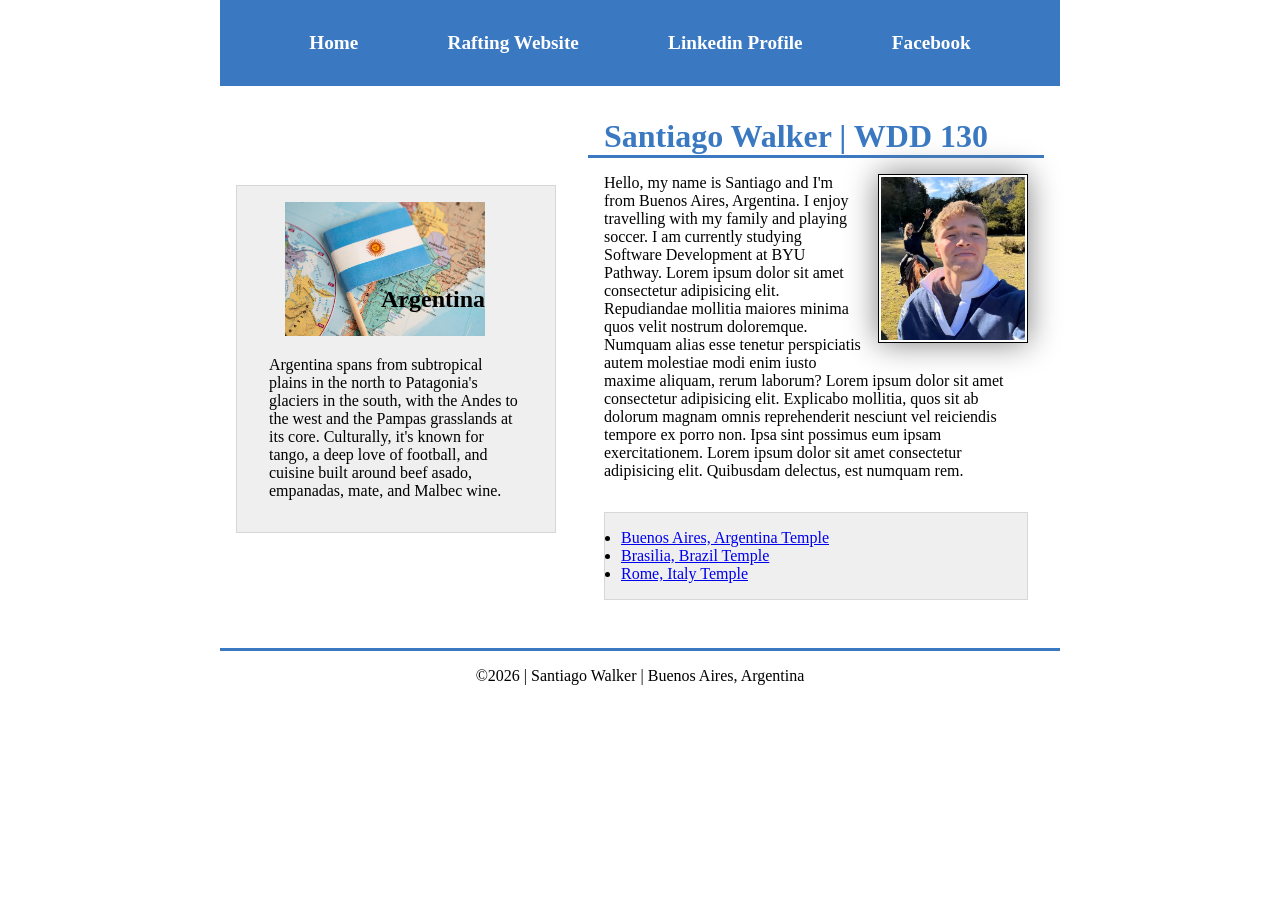
<file: index.html>
<!-- 14 Sep 2026 -->
<!DOCTYPE html>
<html lang="en-US">

<head>
    <meta charset="UTF-8">
    <meta name="viewport" content="width=device-width, initial-scale=1.0">
    <title>Santiago Walker | WDD 130</title>
    <meta name="description" content="Santiago Walker, BYU Idaho WDD 130 course, Homepage">
    <meta name="author" content="Santiago Walker">
    <link rel="stylesheet" href="styles/styles.css">
</head>

<body>
    <header>
        <nav>
            <a href="#">Home</a>
            <a href="wwr/">Rafting Website</a>
            <a href="https://www.linkedin.com/in/santiago-walker-8bb464404/">Linkedin Profile</a>
            <a href="https://facebook.com">Facebook</a>
    </header>
    <div class="grid">
        <main>
            <h1>Santiago Walker | WDD 130</h1>
            <img src="images/profile.jpg" alt="Santiago Walker profile picture">
            <p>Hello, my name is Santiago and I'm from Buenos Aires, Argentina. I enjoy travelling
                with
                my family and playing soccer. I am currently studying Software Development at BYU
                Pathway. Lorem ipsum dolor sit amet consectetur adipisicing elit. Repudiandae
                mollitia
                maiores minima quos velit nostrum doloremque. Numquam alias esse tenetur
                perspiciatis
                autem molestiae modi enim iusto maxime aliquam, rerum laborum? Lorem ipsum dolor sit
                amet consectetur adipisicing elit. Explicabo mollitia, quos sit ab dolorum magnam
                omnis
                reprehenderit nesciunt vel reiciendis tempore ex porro non. Ipsa sint possimus eum
                ipsam
                exercitationem. Lorem ipsum dolor sit amet consectetur adipisicing elit. Quibusdam
                delectus, est numquam rem.</p>
            <ul class="box">
                <li><a href="https://www.churchofjesuschrist.org/temples/details/buenos-aires-argentina-temple?lang=eng"
                      target="_blank">Buenos
                        Aires, Argentina Temple</a>
                </li>
                <li><a href="https://www.churchofjesuschrist.org/temples/details/brasilia-brazil-temple?lang=eng"
                      target="_blank">Brasilia,
                        Brazil Temple</a>
                </li>
                <li><a href="https://www.churchofjesuschrist.org/temples/details/rome-italy-temple?lang=eng"
                      target="_blank">Rome,
                        Italy Temple</a>
                </li>
            </ul>

        </main>
        <aside class="box">
            <h2>Argentina</h2>
            <img src="images/argentina-flag.avif" alt="Argentina map and flag">
            <p>Argentina spans from subtropical plains in the north to Patagonia's glaciers in the
                south, with the
                Andes to the west and the Pampas grasslands at its core. Culturally, it's known for
                tango, a deep
                love of football, and cuisine built around beef asado, empanadas, mate, and Malbec
                wine.
            </p>
        </aside>
    </div>
    <footer>
        <p> ©️2026 | Santiago Walker | Buenos Aires, Argentina</p>
    </footer>
</body>

</html>
</file>
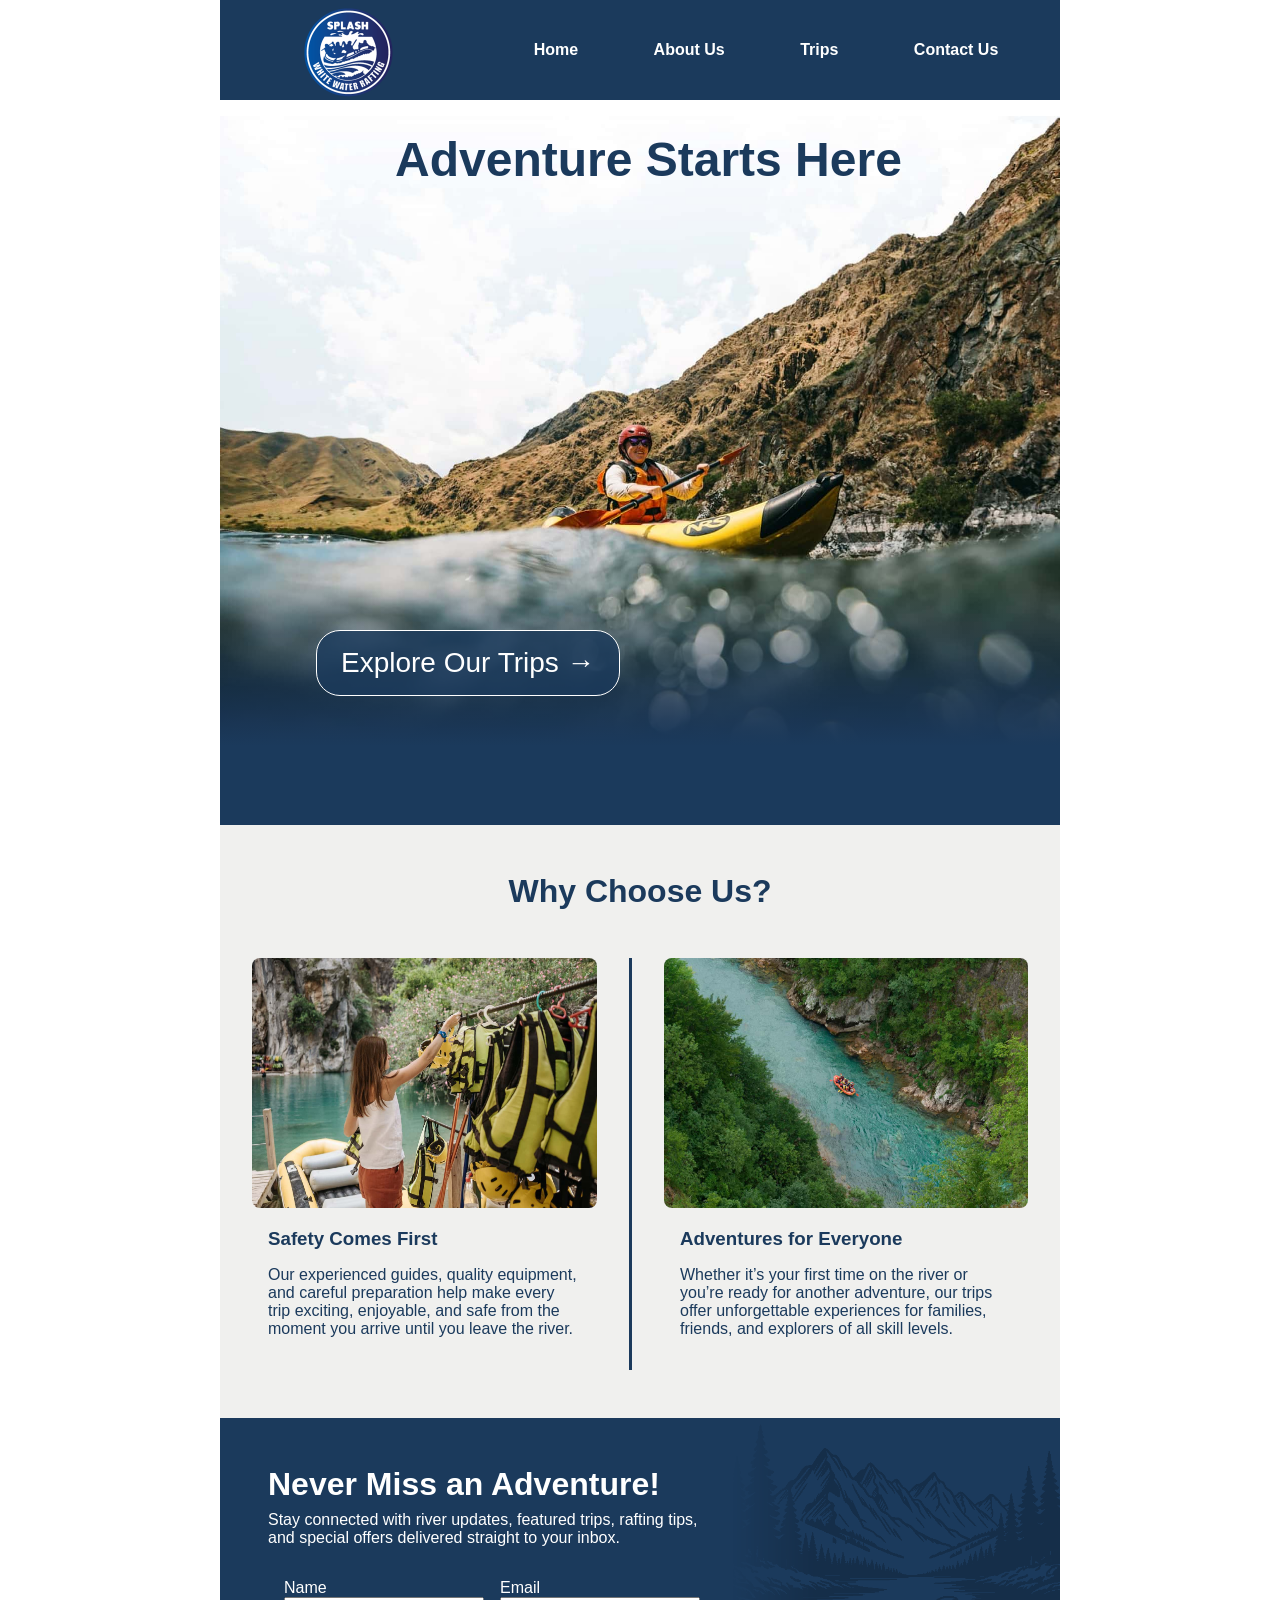
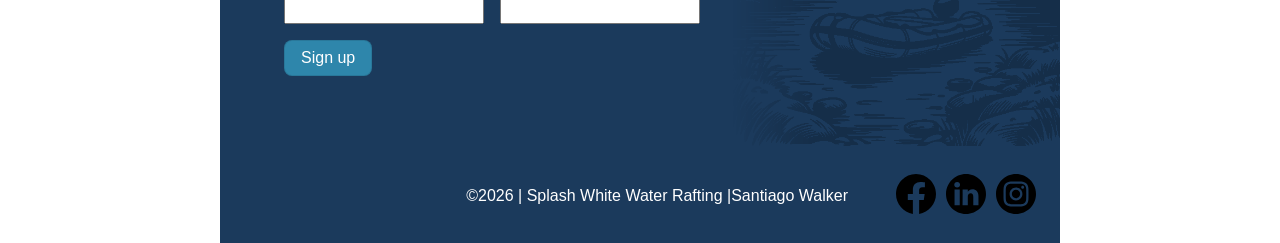
<file: wwr/index.html>
<!DOCTYPE html>
<html lang="en-US">

<head>
    <meta charset="UTF-8">
    <meta name="viewport" content="width=device-width, initial-scale=1.0">
    <title>Adventure Starts Here - Splash White Water Rafting</title>
    <meta name="description"
      content="Discover exciting white water rafting adventures for families, friends, and thrill-seekers. Explore trips, safety information, and unforgettable river experiences.">
    <meta name="author" content="Santiago Walker">
    <link rel="stylesheet" href="styles/rafting.css">
</head>

<body>
    <header>
        <img src="images/logo.png" alt="Rafting Company Logo">
        <nav>
            <a href="index.html">Home</a>
            <a href="about.html">About Us</a>
            <a href="trips.html">Trips</a>
            <a href="contact.html">Contact Us</a>
        </nav>
    </header>
    <main>
        <div class="home-hero">
            <h1>Adventure Starts Here</h1>
            <img src="images/homepage.jpg" alt="Rafting Guide on the River">
            <div class="cta">
                <a href="trips.html">Explore Our Trips →</a>
            </div>
        </div>
        <div class="background">
            <section class="purpose-grid">
                <h2>Why Choose Us?</h2>
                <div class="left-column">
                    <img src="images/safety.jpg" alt="Girl Putting On Safety Equipment">
                    <h3>Safety Comes First</h3>
                    <p>Our experienced guides, quality equipment, and careful preparation help make
                        every trip exciting,
                        enjoyable, and safe from the moment you arrive until you leave the river.
                    </p>
                </div>
                <div class="right-column">
                    <img src="images/adventure.jpg" alt="Calm Rafting Trip">
                    <h3>Adventures for Everyone</h3>
                    <p>Whether it’s your first time on the river or you’re ready for another
                        adventure, our trips offer
                        unforgettable experiences for families, friends, and explorers of all skill
                        levels.</p>
                </div>
            </section>
            <div class="newsletter-grid">
                <div class="newsletter-content">
                    <h2>Never Miss an Adventure!</h2>
                    <p>Stay connected with river updates, featured trips, rafting tips, and special
                        offers delivered
                        straight to your inbox.</p>
                    <form>
                        <div>
                            <label for="name">Name</label>
                            <input type="text" name="name" id="name">
                        </div>
                        <div>
                            <label for="email">Email</label>
                            <input type="email" name="email" id="email">
                        </div>
                        <div>
                            <button type="submit">Sign up</button>
                        </div>
                    </form>
                </div>
                <div class="newsletter-img">
                    <img src="images/rafting-vector.png" alt="Rafting Scene">
                </div>
            </div>
        </div>

    </main>
    <footer>
        <p>©️2026 | Splash White Water Rafting |Santiago Walker </p>
        <nav class="socialmedia">
            <a href="https://facebook.com">
                <img src="images/facebook-bw.svg" alt="Facebook Icon">
            </a>
            <a href="https://linkedin.com">
                <img src="images/linkedin-bw.svg" alt="Linkedin Icon">
            </a>
            <a href="https://instagram.com">
                <img src="images/instagram-bw.svg" alt="Instagram Icon">
            </a>
        </nav>
    </footer>
</body>

</html>
</file>
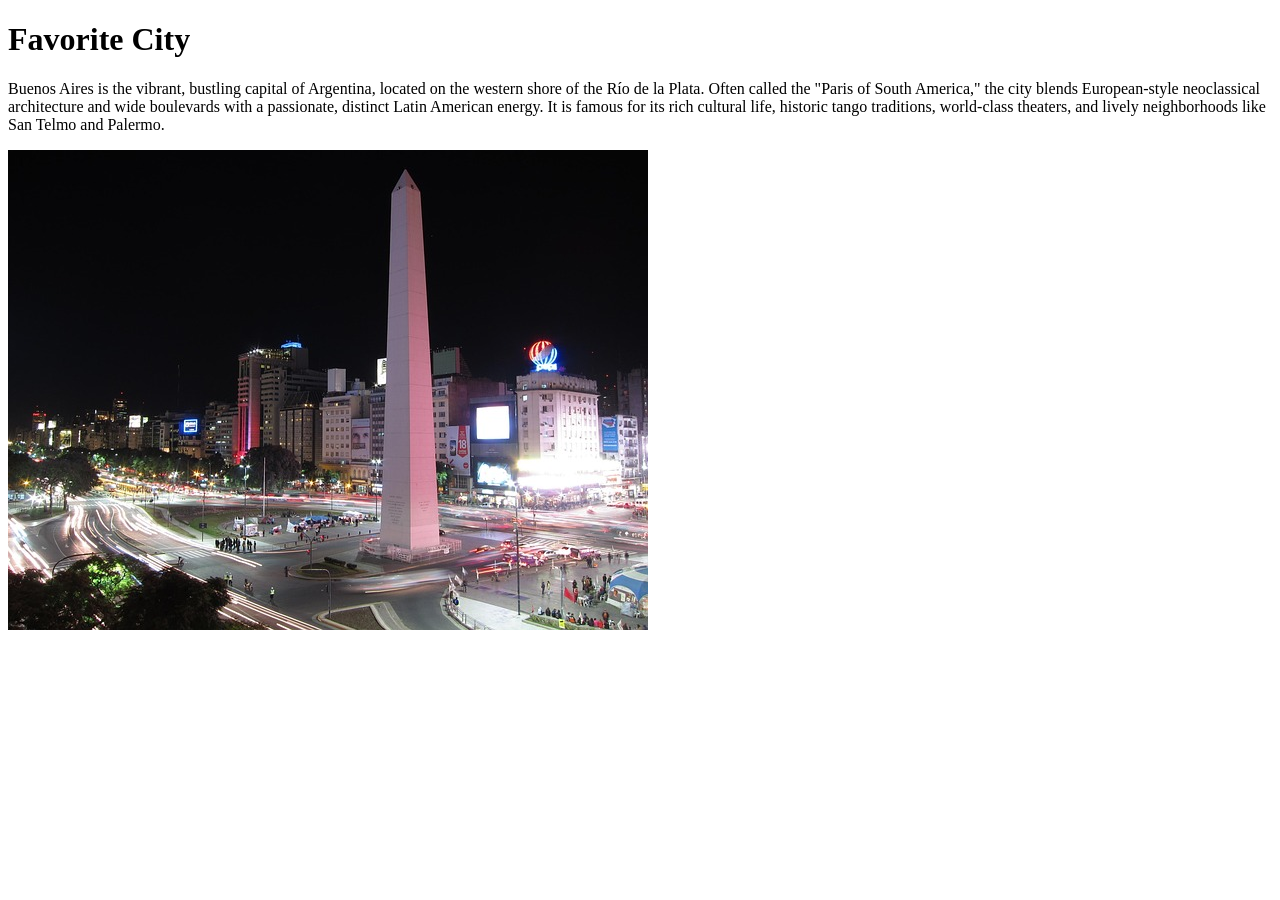
<file: week01/favorite-city.html>
<!DOCTYPE html>
<html lang="en">
<head>
    <meta charset="UTF-8">
    <meta name="viewport" content="width=device-width, initial-scale=1.0">
    <title>My Favorite City</title>
</head>
<body>
    <h1>Favorite City</h1>
    <p>Buenos Aires is the vibrant, bustling capital of Argentina, located on the western shore of the Río de la Plata. Often called the "Paris of South America," the city blends European-style neoclassical architecture and wide boulevards with a passionate, distinct Latin American energy. It is famous for its rich cultural life, historic tango traditions, world-class theaters, and lively neighborhoods like San Telmo and Palermo.</p>
    <img src="images/buenos-aires-city.jpg" alt="Buenos Aires City">
</body>
</html>
</file>
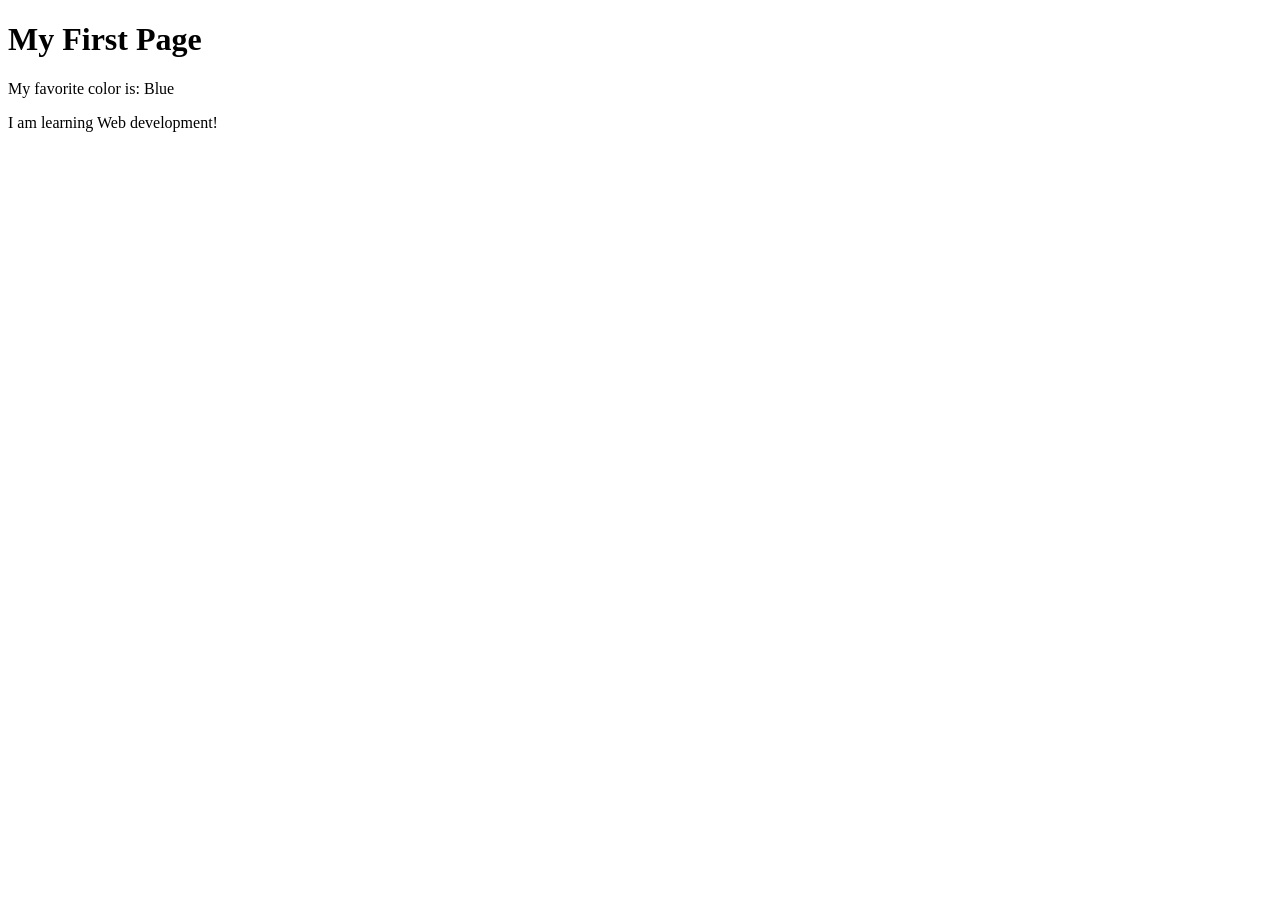
<file: week01/first-page.html>
<!DOCTYPE html>
<html lang="en">
<head>
    <meta charset="UTF-8">
    <meta name="viewport" content="width=device-width, initial-scale=1.0">
    <title>My First Page</title>
</head>
<body>
    <h1>My First Page</h1>
    <p>My favorite color is: Blue </p>
    <p>I am learning Web development!</p>
</body>
</html>
</file>
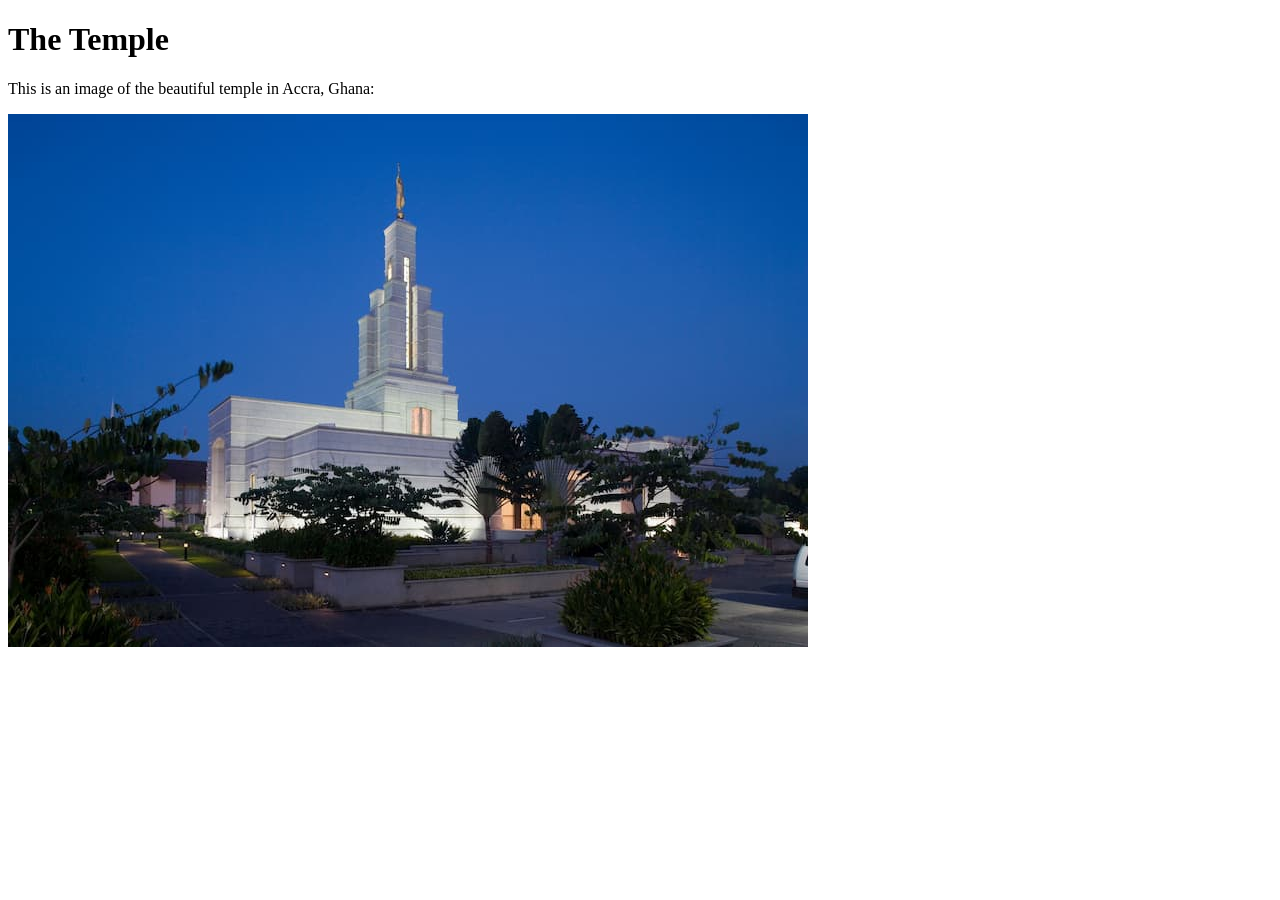
<file: week01/images-solution.html>
<!DOCTYPE html>
<html lang="en">
<head>
    <meta charset="UTF-8">
    <meta name="viewport" content="width=device-width, initial-scale=1.0">
    <title>Temple Image</title>
</head>
<body>
    <h1>The Temple</h1>
    <p>This is an image of the beautiful temple in Accra, Ghana:</p>
    <img src="images/temple-small.jpg" alt="The Accra Ghana Temple">
    
</body>
</html>
</file>
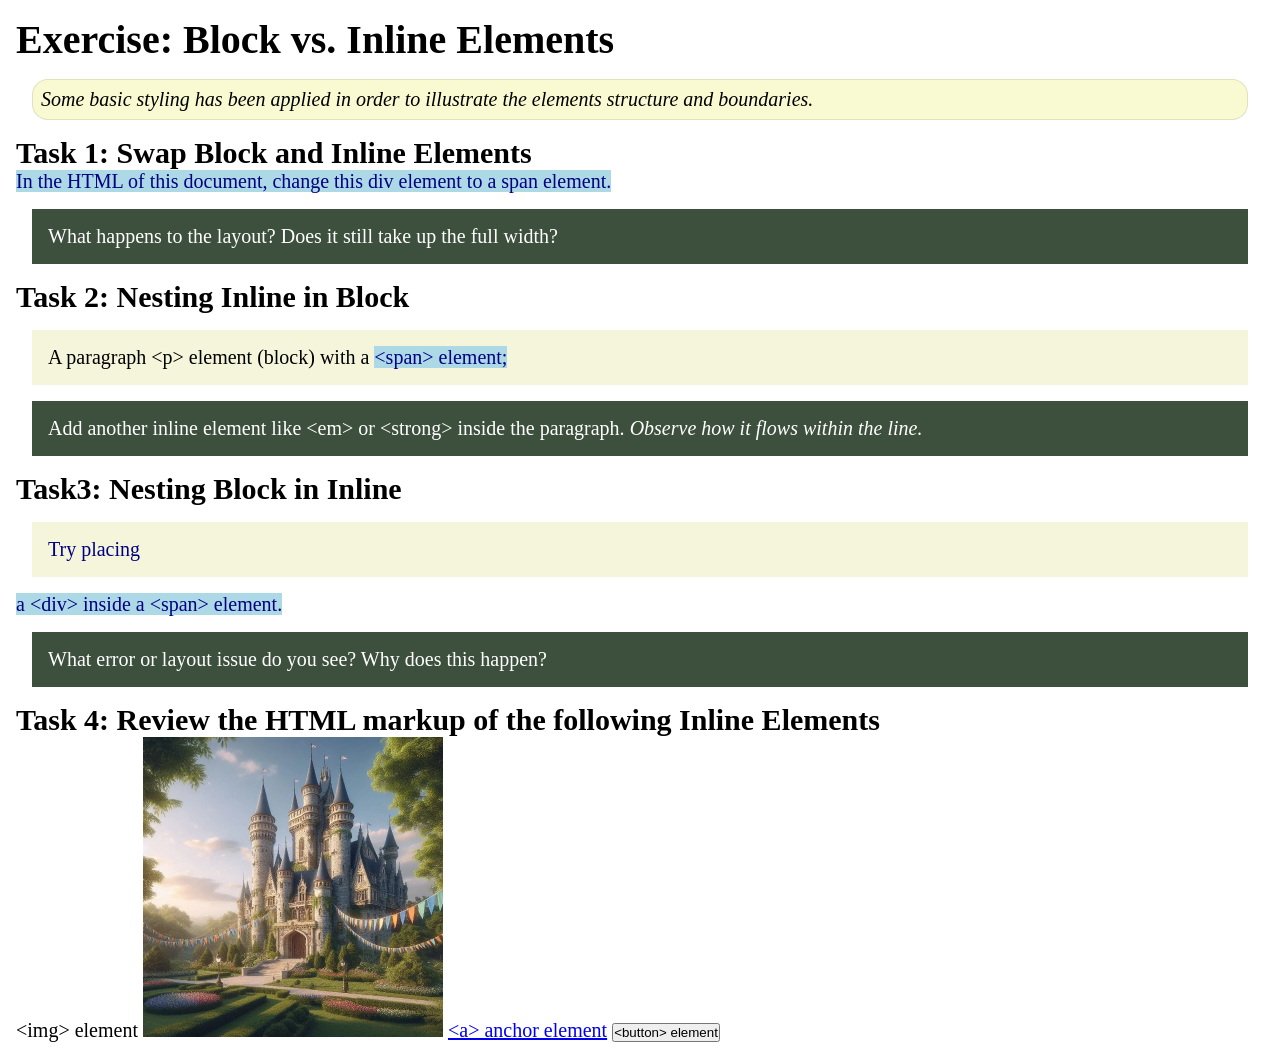
<file: week02/block-vs-inline.html>
<!DOCTYPE html>
<html lang="en">

<head>
    <meta charset="UTF-8">
    <meta name="viewport" content="width=device-width, initial-scale=1.0">
    <title>Exercise: Block vs. Inline Elements</title>
    <link rel="stylesheet" href="styles/block-vs-inline.css">
</head>

<body>
    <main>
        <h1>Exercise: Block vs. Inline Elements</h1>
        <p class="note">Some basic styling has been applied in order to illustrate the elements
            structure and
            boundaries.</p>

        <h2>Task 1: Swap Block and Inline Elements</h2>
        <span>In the HTML of this document, change this div element to a span element.</span>

        <p class="question">What happens to the layout? Does it still take up the full width?</p>

        <h2>Task 2: Nesting Inline in Block</h2>
        <p>A paragraph &lt;p&gt; element (block) with a <span>&lt;span&gt; element;</span></p>
        <p class="question">Add another inline element like &lt;em&gt; or &lt;strong&gt; inside the
            paragraph. <em>Observe how it flows within the line.</em></p>

        <h2>Task3: Nesting Block in Inline</h2>
        <span>
            <div>Try placing</div> a &lt;div&gt; inside a &lt;span&gt; element.
        </span>
        <p class="question">What error or layout issue do you see? Why does this happen?</p>


        <h2>Task 4: Review the HTML markup of the following Inline Elements</h2>
        &lt;img&gt; element
        <img src="images/castle.webp" alt="placeholder image (images are inline)" width="300"
          height="300">
        <a href="https://churchofjesuschrist.org">&lt;a&gt; anchor element</a>
        <button type="button">&lt;button&gt; element</button>
    </main>
</body>

</html>
</file>
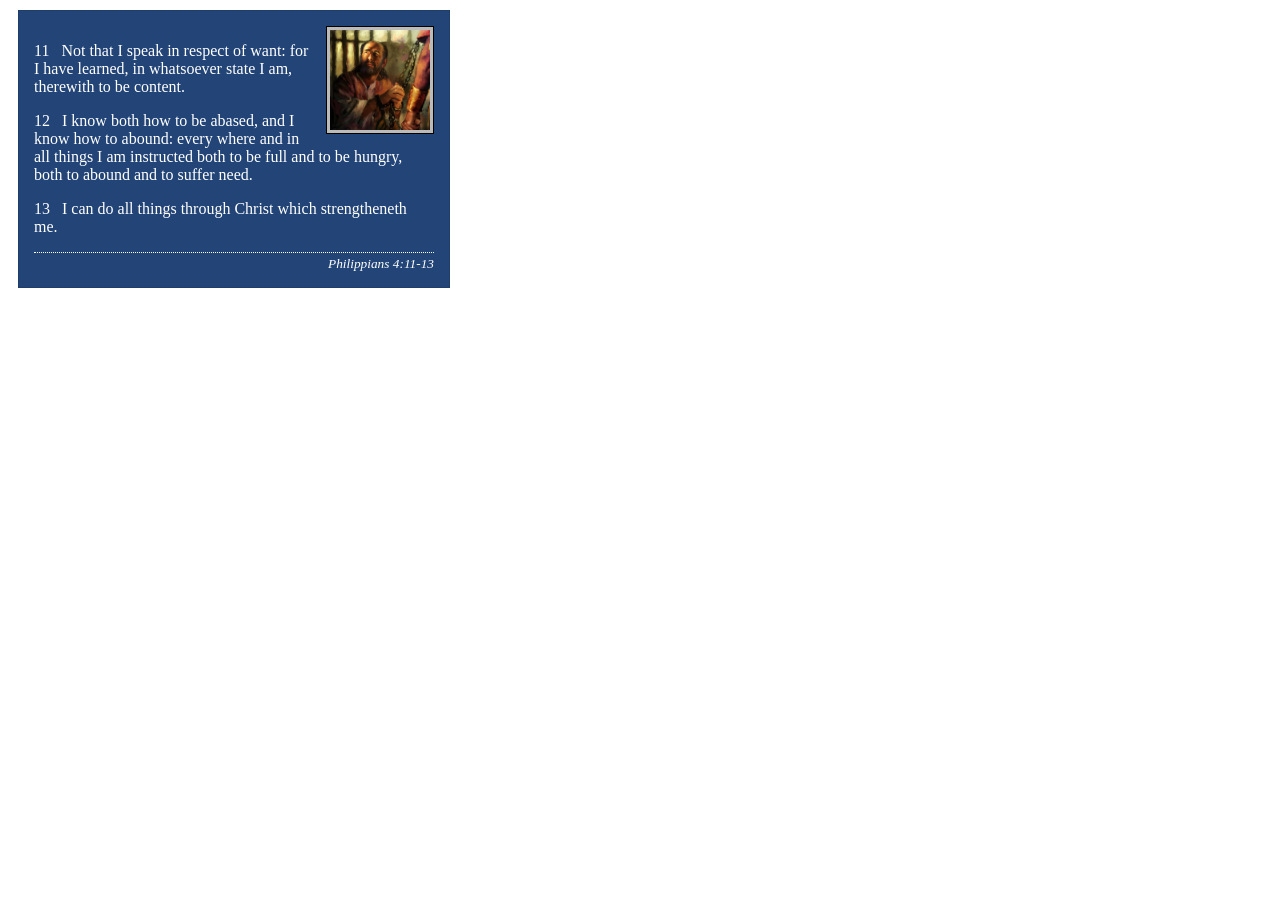
<file: week02/box-model-solution.html>
<!DOCTYPE html>
<html lang="en">
<head>
    <meta charset="UTF-8">
    <meta name="viewport" content="width=device-width, initial-scale=1.0">
    <title>Box Model Activity</title>
    <link rel="stylesheet" href="styles/box-model-solution.css">
</head>
<body>
    <main>
        <div class="callout">
            <img src="images/apostle-paul-imprisoned.webp" alt="Paul the Apostle - Imprisoned in Rome" width="200" height="200">
            <blockquote>
                <p>11 &nbsp; Not that I speak in respect of want: for I have learned, in whatsoever state I am, therewith to be content.</p>
                <p>12 &nbsp; I know both how to be abased, and I know how to abound: every where and in all things I am instructed both to be full and to be hungry, both to abound and to suffer need.</p>
                <p>13 &nbsp; I can do all things through Christ which strengtheneth me.</p>
            </blockquote>
            <cite>Philippians 4:11-13</cite>
        </div>
    </main>
</body>
</html>
</file>
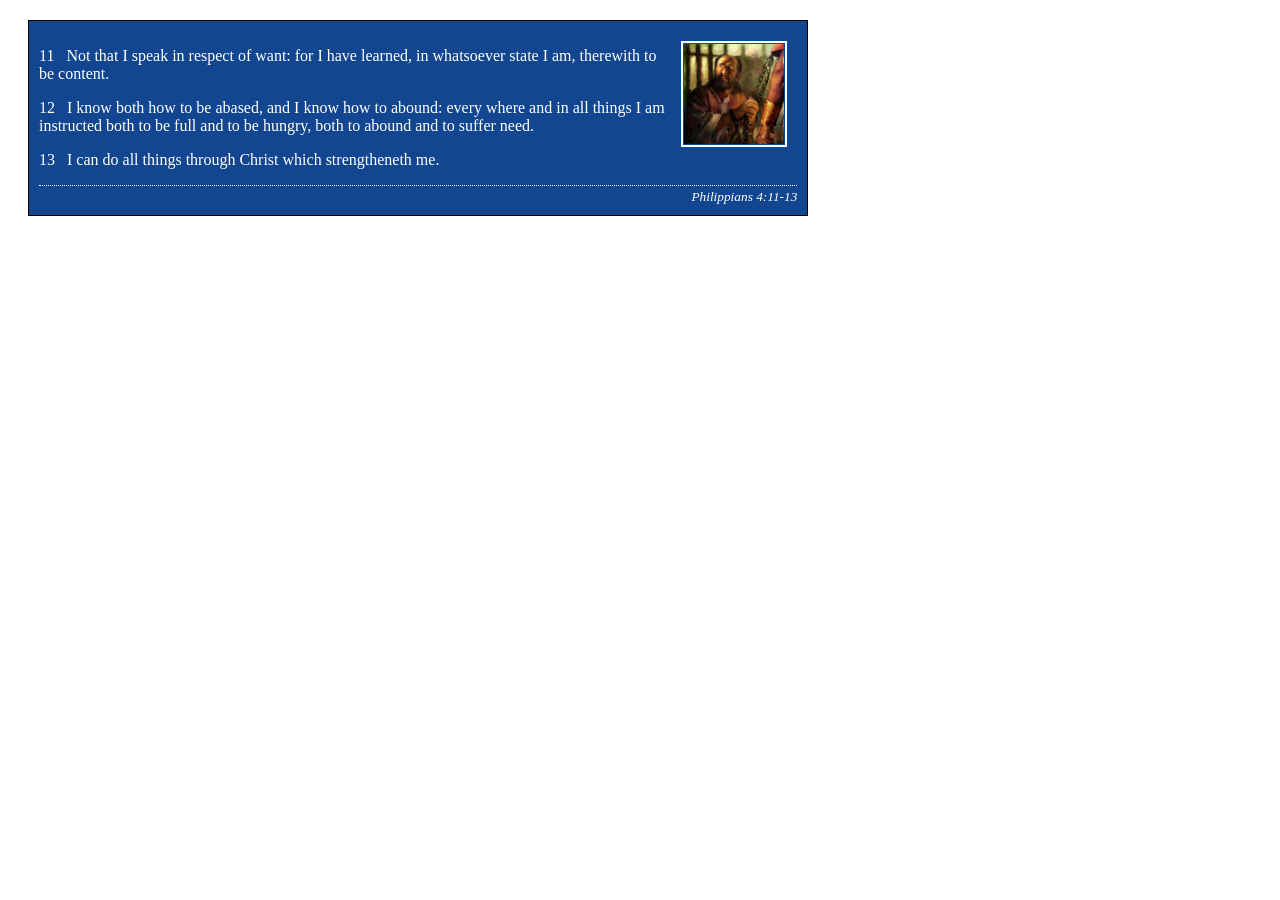
<file: week02/box-model.html>
<!DOCTYPE html>
<html lang="en">

<head>
    <meta charset="UTF-8">
    <meta name="viewport" content="width=device-width, initial-scale=1.0">
    <title>Box Model Activity</title>
    <link rel="stylesheet" href="styles/box-model.css">
</head>

<body>
    <main>
        <div class="callout">
            <img src="images/apostle-paul-imprisoned.webp"
              alt="Paul the Apostle - Imprisoned in Rome" width="200" height="200">
            <blockquote>
                <p>11 &nbsp; Not that I speak in respect of want: for I have learned, in whatsoever
                    state I am, therewith to be content.</p>
                <p>12 &nbsp; I know both how to be abased, and I know how to abound: every where and
                    in all things I am instructed both to be full and to be hungry, both to abound
                    and to suffer need.</p>
                <p>13 &nbsp; I can do all things through Christ which strengtheneth me.</p>
            </blockquote>
            <cite>Philippians 4:11-13</cite>
        </div>
    </main>
</body>

</html>
</file>
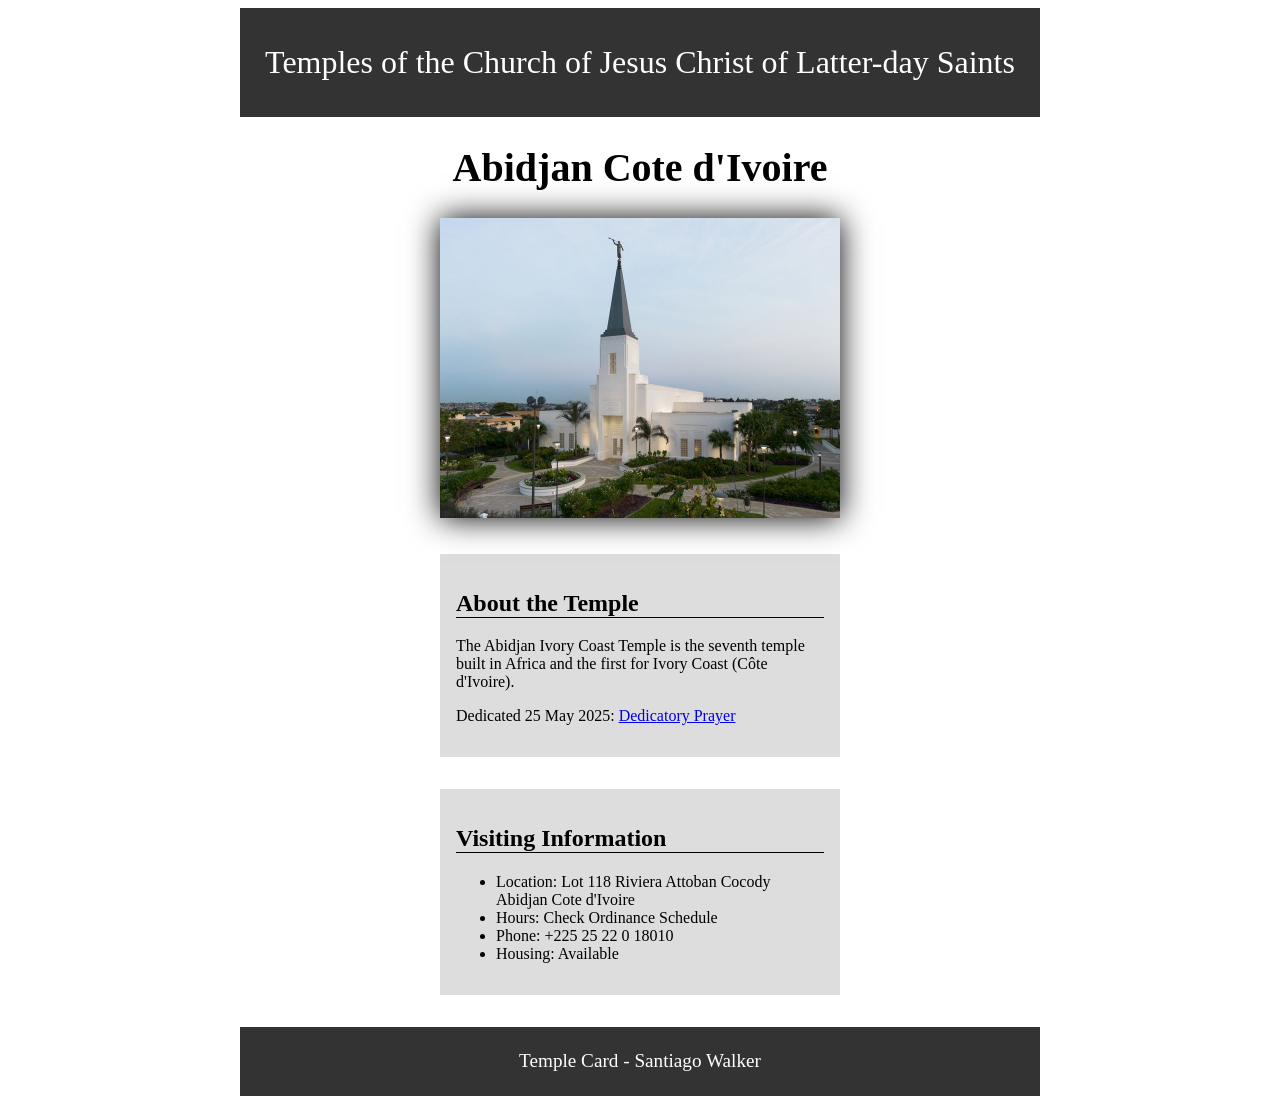
<file: week02/temple.html>
<!DOCTYPE html>
<html lang="en">

<head>
    <meta charset="UTF-8">
    <meta name="viewport" content="width=device-width, initial-scale=1.0">
    <title>Temple Card - Abidjan Cote d'Ivoire</title>
    <link rel="stylesheet" href="styles/temple.css">
</head>

<body>
    <header>
        <p>Temples of the Church of Jesus Christ of Latter-day Saints</p>
    </header>
    <main>
        <h1>Abidjan Cote d'Ivoire</h1>
        <picture>
            <img src="images/abidjan-ivory-coast.jpeg" alt="Abidjan Cote d'Ivoire Temple">
        </picture>
        <section>
            <h2>About the Temple</h2>
            <p>The Abidjan Ivory Coast Temple is the seventh temple built in Africa and the first
                for Ivory Coast (Côte
                d'Ivoire).</p>
            <p>Dedicated 25 May 2025: <a
                  href="https://www.churchofjesuschrist.org/temples/dedicatory-prayer/abidjan-ivory-coast-temple/2025-05-25?lang=eng"
                  target="_blank" rel="noopener noreferrer">Dedicatory Prayer</a></p>
        </section>
        <section>
            <h2>Visiting Information</h2>
            <ul>
                <li>Location: Lot 118 Riviera Attoban Cocody Abidjan Cote d'Ivoire</li>
                <li>Hours: Check Ordinance Schedule</li>
                <li>Phone: +225 25 22 0 18010</li>
                <li>Housing: Available</li>
            </ul>
        </section>
    </main>
    <footer>
        <p>Temple Card - Santiago Walker</p>
    </footer>
</body>

</html>
</file>
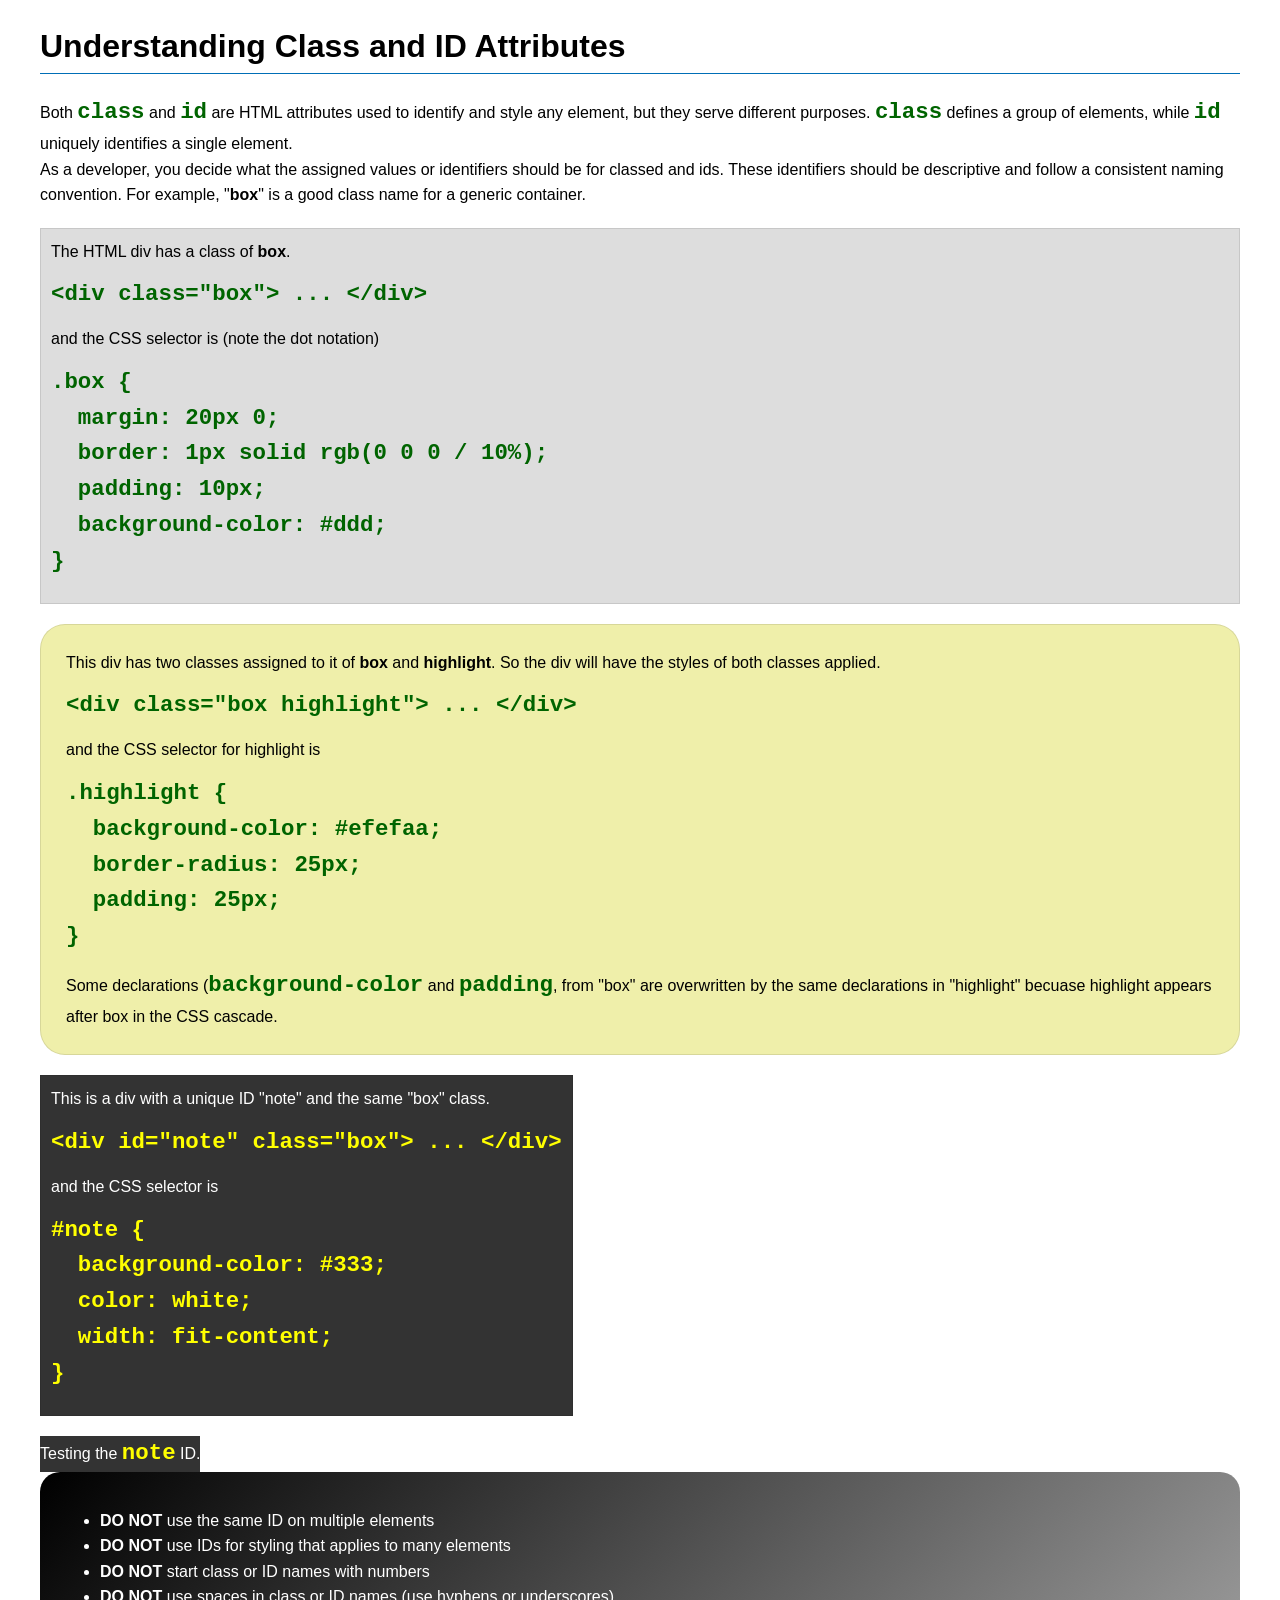
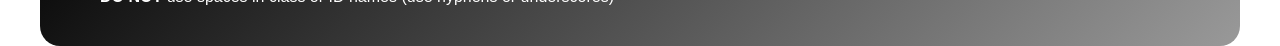
<file: week03/class-and-id.html>
<!DOCTYPE html>
<html lang="en">

<head>
    <meta charset="UTF-8">
    <meta name="viewport" content="width=device-width, initial-scale=1.0">
    <title>Class vs ID Attributes</title>
    <link rel="stylesheet" href="styles/class-and-id.css">
</head>

<body>
    <h1>Understanding Class and ID Attributes</h1>
    <p>Both <code>class</code> and <code>id</code> are HTML attributes used to identify and style any element, but they
        serve different purposes. <code>class</code> defines a group of elements, while <code>id</code> uniquely
        identifies a single element.</p>
    <p>As a developer, you decide what the assigned values or identifiers should be for classed and ids. These
        identifiers should be
        descriptive and follow a consistent naming convention. For example, "<strong>box</strong>" is a good class name
        for a generic container.</p>
    <div class="box">
        <p>The HTML div has a class of <strong>box</strong>.</p>
        <pre><code class="html">&lt;div class="box"&gt; ... &lt;/div&gt;</code></pre>
        and the CSS selector is (note the dot notation)
        <pre><code class="css">.box {
  margin: 20px 0;
  border: 1px solid rgb(0 0 0 / 10%);
  padding: 10px;
  background-color: #ddd; 
}</code></pre>
    </div>

    <div class="box highlight">
        <p>This div has two classes assigned to it of <strong>box</strong> and <strong>highlight</strong>. So the div
            will have the styles of both classes applied.</p>
        <pre><code class="html">&lt;div class="box highlight"&gt; ... &lt;/div&gt;</code></pre>
        and the CSS selector for highlight is
        <pre><code class="css">.highlight {
  background-color: #efefaa;
  border-radius: 25px;
  padding: 25px;
}</code></pre>
<p>Some declarations (<code>background-color</code> and <code>padding</code>, from "box" are overwritten by the same declarations in "highlight" becuase highlight appears after box in the CSS cascade.</p>
    </div>

    <div id="note" class="box">
        <p>This is a div with a unique ID "note" and the same "box" class.</p>
        <pre><code class="html">&lt;div id="note" class="box"&gt; ... &lt;/div&gt;</code></pre>
        and the CSS selector is
        <pre><code class="css">#note {
  background-color: #333;
  color: white;
  width: fit-content;
}</code></pre>
    </div>

    <div id="note">
        <p>Testing the <code>note</code> ID.</p>
    </div>

    <section id="best-practice">
        <ul>
            <li><strong>DO NOT</strong> use the same ID on multiple elements</li>
            <li><strong>DO NOT</strong> use IDs for styling that applies to many elements</li>
            <li><strong>DO NOT</strong> start class or ID names with numbers</li>
            <li><strong>DO NOT</strong> use spaces in class or ID names (use hyphens or underscores)</li>
        </ul>
    </section>




</body>

</html>
</file>
<file: styles/styles.css>
:root {
    --primary-color: rgb(58, 121, 193);
    --padding: 1rem;
}

* {
    margin: 0;
    padding: 0;
    box-sizing: border-box;
}

nav {
    background-color: var(--primary-color);
    padding: var(--padding);
    display: flex;
    justify-content: space-evenly;
    align-items: center;
}

nav a {
    color: white;
    display: block;
    padding: var(--padding);
    text-decoration: none;
    font-size: 1.2rem;
    font-weight: 700;
}

header,
footer,
.grid {
    max-width: 840px;
    margin: 0 auto;
}

.grid {
    display: grid;
    align-items: center;
}

h1 {
    color: var(--primary-color);
    padding-top: var(--padding);
    padding-left: var(--padding);
    border-bottom: 3px solid var(--primary-color);
}

main {
    grid-column: 2;
    margin: 1rem;
}

main img {
    width: 150px;
    height: auto;
    border: 1px solid black;
    padding: 2px;
    box-shadow: 0 0 30px gray;
    float: right;
    margin: var(--padding);
}

aside {
    width: 20rem;
    position: relative;
    grid-column: 1;
    grid-row: 1;
}

aside img {
    width: 200px;
    height: auto;
    margin-left: 2rem;
}

aside h2 {
    position: absolute;
    top: 100px;
    left: 9rem;
}

p {
    padding: var(--padding);
}

footer {
    margin-top: var(--padding);
    border-top: 3px solid var(--primary-color);
    text-align: center;
}

/* Class Selectors */
.box {
    margin: var(--padding);
    border: 1px solid rgba(0, 0, 0, .1);
    padding: var(--padding);
    background-color: #eeee;
    color: #000;
}
</file>
<file: wwr/styles/rafting.css>
/* General Styles */
:root {
    --primary-color: #1B3A5C;
    --primary-rgb: 27 58 92;
    --secondary-color: #F0F0EE;
    --accent1-color: #2E86AB;
    --accent2-color: #FFFFFF;
    --heading-font: "Source Sans 3",
        Arial,
        Helvetica,
        sans-serif;
    --body-font: Arial, Helvetica, sans-serif;
}

* {
    margin: 0;
    padding: 0;
    box-sizing: border-box;
}

body {
    font-family: var(--body-font);
    color: var(--accent2-color);
}

header,
main,
footer {
    width: 840px;
    margin: 0 auto;
}

/* header */

header {
    display: grid;
    grid-template-columns: 30% 70%;
    background-color: var(--primary-color);
}

header img {
    margin: 0 auto;
    width: 100px;
    height: auto;
}

nav {
    display: flex;
    justify-content: space-around;
    align-items: center;
}

nav a {
    text-decoration: none;
    color: var(--accent2-color);
    font-size: 1rem;
    font-weight: 700;
}

/* Homepage */
.home-hero {
    position: relative;
}

.home-hero img {
    width: 100%;
    height: auto;
}

.home-hero h1 {
    color: var(--primary-color);
    position: absolute;
    left: 175px;
    top: 2rem;
    font-size: 3rem;
}

.cta a {
    display: block;
    text-decoration: none;
    position: absolute;
    background-color: rgb(var(--primary-rgb)/ 80%);
    color: var(--accent2-color);
    padding: 1rem 1.5rem;
    width: fit-content;
    border-radius: 1.5rem;
    border: 1px solid var(--accent2-color);
    z-index: 2;
    bottom: 5rem;
    left: 6rem;
    font-size: 1.75rem;
}

.home-hero:after {
    position: absolute;
    bottom: 30px;
    left: 0;
    width: 100%;
    height: 10rem;
    content: '';
    background: linear-gradient(transparent, var(--primary-color));
    z-index: 1;
}

.background {
    background-color: var(--primary-color);
    margin-top: -31px;
    position: relative;
    padding: 5rem 0 0 0;
}

.purpose-grid {
    display: grid;
    grid-template-columns: 1fr 1fr;
    gap: 1rem;
    background-color: var(--secondary-color);
    padding: 1rem 1rem 3rem 1rem;
}

.purpose-grid h2 {
    grid-column: 1/3;
    background-color: transparent;
    color: var(--primary-color);
    font-size: 2rem;
    padding: 2rem 0 2rem 0;
}

.purpose-grid img {
    width: 400px;
    height: 250px;
    border-radius: .5rem;
}

.left-column {
    border-right: 3px solid var(--primary-color);
    padding: 0 2rem 1rem 1rem;
}

.right-column {
    padding: 0 1rem 1rem 1rem;
}

.purpose-grid h3 {
    color: var(--primary-color);
    padding: 1rem 1rem 0 1rem;
}

.purpose-grid p {
    padding: 0;
}

.newsletter-grid {
    display: grid;
    grid-template-columns: 3fr 2fr;
    align-items: center;
    padding-bottom: 0;
}

.newsletter-content {
    padding: 1rem 1rem 1rem 2rem;
}

.newsletter-content h2 {
    background: none;
    text-align: left;
    font-size: 2rem;
    padding-bottom: 0;
    padding-left: 1rem;
    padding-right: 0;
}

.newsletter-content p {
    max-width: 450px;
    margin-top: 0;
    padding-left: 0;
    padding-right: 0;
    padding-bottom: 0;
}

.newsletter-content form {
    background: none;
    color: var(--accent2-color);
    display: grid;
    grid-template-columns: 1fr 1fr;
    gap: 1rem;
    padding-left: 0;
    padding-right: 0;
    padding-top: 0;
}

.newsletter-content input {
    padding: 4px;
    min-width: 200px;
}

.newsletter-content button {
    padding: .5rem 1rem .5rem 1rem;
    font-size: 1rem;
    border-radius: .5rem;
}

.newsletter-img img {
    width: 100%;
    height: auto;
    opacity: .20;
    mask-image: linear-gradient(to right, transparent, black 25%);
}

/* About Us Page */

h1,
h2 {
    font-family: var(--heading-font);
    color: var(--accent2-color);
}

.hero h1 {
    position: absolute;
    text-align: center;
    background-color: var(--primary-color);
    width: 100%;
    padding: 2rem;
    top: 0;
    opacity: 80%;
    font-size: 3rem;
}

h2 {
    background-color: var(--accent1-color);
    width: 100%;
    text-align: center;
    padding: 1rem;
}

nav,
p,
article {
    margin: 16px;
    padding: 8px;
}

section p {
    color: var(--primary-color);
}

section img {
    max-width: 100%;
    height: auto;
}

.grid {
    display: grid;
    grid-template-columns: 2fr 1fr 2fr;
    gap: 2rem;
    align-items: center;
    background-color: var(--secondary-color);
}

.figures {
    display: flex;
    flex-direction: row;
    justify-content: space-around;
    background-color: var(--secondary-color);
    padding: 1rem;
}

.figures img {
    width: 125px;
    height: auto;
}

.figures figcaption {
    text-align: center;
    color: var(--primary-color);
    font-size: 50%;
}

.hero article {
    position: absolute;
    top: 7rem;
    background-color: var(--secondary-color);
    padding: 0;
    margin: 1.5rem;
    color: var(--primary-color);
}

.hero article img {
    width: 9rem;
    height: auto;
    float: right;
    margin: 8px;
}

.hero {
    position: relative;
}

.hero img {
    display: block;
    width: 100%;
    height: auto;
}

/* Trips Page */

.trip-hero {
    position: relative;
}

.trip-hero img {
    width: 100%;
    height: auto;
}

.trip-hero h1 {
    position: absolute;
    color: var(--accent2-color);
    left: 150px;
    top: 155px;
    font-size: 3rem;
}

.trip-hero p {
    position: absolute;
    color: var(--accent2-color);
    text-align: center;
    max-width: 475px;
    left: 150px;
    top: 190px;
}

.trip-hero:after {
    position: absolute;
    bottom: 0;
    left: 0;
    width: 100%;
    height: 9rem;
    content: '';
    background: linear-gradient(transparent, var(--secondary-color));
    z-index: 1;
}

.trip-section {
    background-color: var(--secondary-color);
    position: relative;
    padding-top: 2rem;
}

.trip-section h2 {
    background: none;
    color: var(--primary-color);
    font-size: 2.5rem;
}

.trip {
    display: grid;
    grid-template-columns: 3fr 2fr;
    gap: 3rem;
    padding: 2rem;
    align-items: center;
}

.trip img {
    width: 100%;
    height: 300px;
    object-fit: cover;
    border-radius: .25rem;
}

.trip-text {
    color: var(--primary-color);
    padding-left: 1rem;
}

.trip-text h3 {
    font-size: 1.5rem;
    margin-bottom: 10px;
}

.trip-text p {
    margin-top: 0;
    line-height: 1.3;
    margin-left: 0;
    padding-left: 0;
}

.reverse {
    grid-template-columns: 2fr 3fr;
    background-color: #E7EEF3;
}

.reverse img {
    order: 2;
}

.reverse .trip-text {
    order: 1;
}

.trip-table-section {
    background-color: var(--secondary-color);
    padding-bottom: 4rem;
    padding-top: 2rem;
}

.trip-table-section h2 {
    background: none;
    color: var(--primary-color);
    font-size: 2rem;
    padding: 2rem;
}

.trip-table {
    margin: auto auto;
    width: 700px;
    border-collapse: collapse;

}

.trip-table thead {
    background-color: var(--primary-color);
}

.trip-table th {
    padding: .5rem 1rem .5rem 1rem;
}

.trip-table tr:nth-child(even) {
    background-color: #E7EEF3;
}

.trip-table td {
    padding: .5rem 1rem .5rem 1rem;
    text-align: center;
    border: 1px solid var(--accent2-color);
}

.trip-table tbody {
    color: var(--primary-color);
}

.contact-cta {
    background-color: var(--primary-color);
    display: grid;
    grid-template-columns: 4fr 1fr;
    padding: 2rem 1rem 2rem 1rem;

}

.contact-cta h2 {
    background: none;
    text-align: left;
    grid-column: 1;
    padding: 0;
    margin: .5rem;
}

.contact-cta p {
    grid-column: 1;
    margin: .5rem;
    padding: 0;
}

.contact-cta a {
    display: block;
    text-decoration: none;
    background-color: var(--accent1-color);
    color: var(--accent2-color);
    padding: 1rem 1.5rem;
    width: fit-content;
    border-radius: 1.5rem;
    border: 1px solid var(--accent2-color);
    font-size: 1rem;
    grid-column: 2;
    justify-self: center;
    align-self: center;
}

/* Contact Us Page */

.info {
    display: block;
    background-color: var(--secondary-color);
    color: var(--primary-color);
    text-align: center;
}

.info p {
    margin: 0;
}

.info h1 {
    color: var(--primary-color);
    padding: 1rem;
}

.map-form {
    background-color: var(--primary-color);
    display: grid;
    grid-template-columns: 45% 55%;
}

iframe {
    width: 350px;
    height: 400px;
    margin: 2rem;
}

form {
    display: grid;
    box-sizing: border-box;
    background-color: var(--secondary-color);
    color: var(--primary-color);
    margin: 2rem;
    width: 400px;
    padding: 10px;
}

.form-grid {
    display: grid;
    grid-template-columns: 30% 70%;
    align-items: center;
}

.form-grid label {
    text-align: center;
}

.form-grid input {
    height: 2rem;
    margin-right: 10px;
}

fieldset {
    border: none;
}

.radio {
    display: flex;
    align-items: center;
}

textarea {
    min-width: 380px;
    height: 4rem;
}

button {
    background-color: var(--accent1-color);
    color: var(--accent2-color);
    display: block;
    border: 1px solid rgb(0 0 0/10%);
}

.employees {
    display: flex;
    flex-direction: row;
    justify-content: space-around;
    background-color: var(--secondary-color);
    padding: 1rem;
}

.employees img {
    width: 125px;
    height: 100px;
    align-items: center;
}

.employees figcaption {
    text-align: center;
    color: var(--primary-color);
    font-size: 10px;
}

/* footer */

footer {
    color: var(--accent2-color);
    background-color: var(--primary-color);
    padding-bottom: 1px;
    display: flex;
    justify-content: flex-end;
    align-items: center;

}

footer p {
    text-align: center;
}

.socialmedia {
    gap: 10px;
}

.socialmedia img {
    width: 2.5rem;
    height: auto;
}
</file>
<file: week02/styles/block-vs-inline.css>
* {
    margin: 0;
    padding: 0;
}

body {
    font-size: 20px;
    margin: 1rem;
}

p,
div {
    background-color: beige;
    margin: 1rem;
    padding: 1rem;
}

span {
    color: navy;
    background-color: lightblue;
}

code {
    margin: 0;
    padding: 0;
    color: green;
    font-size: 1.2rem;
}

.note {
    font-style: italic;
    background-color: lightgoldenrodyellow;
    border-radius: 1rem;
    border: 1px solid rgb(0 0 0 / 10%);
    margin: 1rem;
    padding: .5rem;
}

.question {
    background-color: #3d503d;
    color: #fff;
}
</file>
<file: week02/styles/box-model-solution.css>
.callout {
    max-width: 400px;
    margin: 10px;
    border: 1px solid rgba(0, 0, 0, .1);
    padding: 15px;
    background-color: #247;
    color: #fff;
}

.callout img {
    float: right;
    margin: 0 0 10px 15px;
    border: 1px solid #000;
    padding: 3px;
    background-color: #bbb;
    width: 100px;
    height: auto;

}

blockquote {
    margin: 0;
}

cite {
    display: block;
    border-top: 1px dotted #fff;
    padding-top: 3px;
    text-align: right;
    font-size: smaller;
}
</file>
<file: week02/styles/box-model.css>
.callout {
    max-width: 60%;
    margin: 20px;
    border: 1px solid black;
    padding: 10px;
    background-color: #134691;
    color: white;
}

.callout img {
    float: right;
    margin: 10px;
    border: 2px solid white;
    padding: 1px;
    background-color: #134691;
    width: 100px;
    height: 100px;
}

blockquote {
    margin: 0;
}

cite {
    display: block;
    border-top: 1px dotted white;
    padding-top: 3px;
    text-align: right;
    font-size: smaller;
}
</file>
<file: week02/styles/temple.css>
* {
    box-sizing: border-box;
}

img {
    width: 100%;
    height: auto;
}

header,
main,
footer {
    max-width: 800px;
    margin: 0 auto;
}

header {
    background-color: #333333;
    color: white;
    padding: .25rem;
    text-align: center;
    font-size: 2rem;
}

main {
    width: 400px;
    margin: 0 auto;
}

img {
    box-shadow: 0 0 30px black;
}

h1 {
    text-align: center;
    font-size: 2.5rem;
}

section {
    margin: 2em 0;
    background-color: #dddddd;
    padding: 1rem;
}

section h2 {
    text-align: left;
    border-bottom: 1px solid black;
}

footer {
    background-color: #333333;
    color: white;
    padding: .25rem;
    text-align: center;
    font-size: larger;
}
</file>
<file: week03/styles/class-and-id.css>
body {
    font-family: Arial, sans-serif;
    line-height: 1.6;
    margin: 0;
    padding: 0 40px;
}

h1 {
    border-bottom: 1px solid rgb(0 110 182);
    padding-bottom: 0;
}



p {
    margin: 0;
}

code {
    color: darkgreen;
    font-weight: 700;
    font-size: 1.4rem;
}

/* Class examples - can be reused */

.box {
    margin: 20px 0;
    border: 1px solid rgb(0 0 0 / 10%);
    padding: 10px;
    background-color: #ddd; /* this is shorthand for #dddddd */
}

.highlight {
    background-color: #efefaa;
    border-radius: 25px;
    padding: 25px;
}

/* ID examples - should be unique */

#note {
    background-color: #333;
    color: white;
    width: fit-content;
}

#note code {
    color: yellow;
}

#best-practice {
    background: linear-gradient(135deg, #000 0%, #999 100%);
    color: white;
    border-radius: 20px;
    padding: 20px
}
</file>
